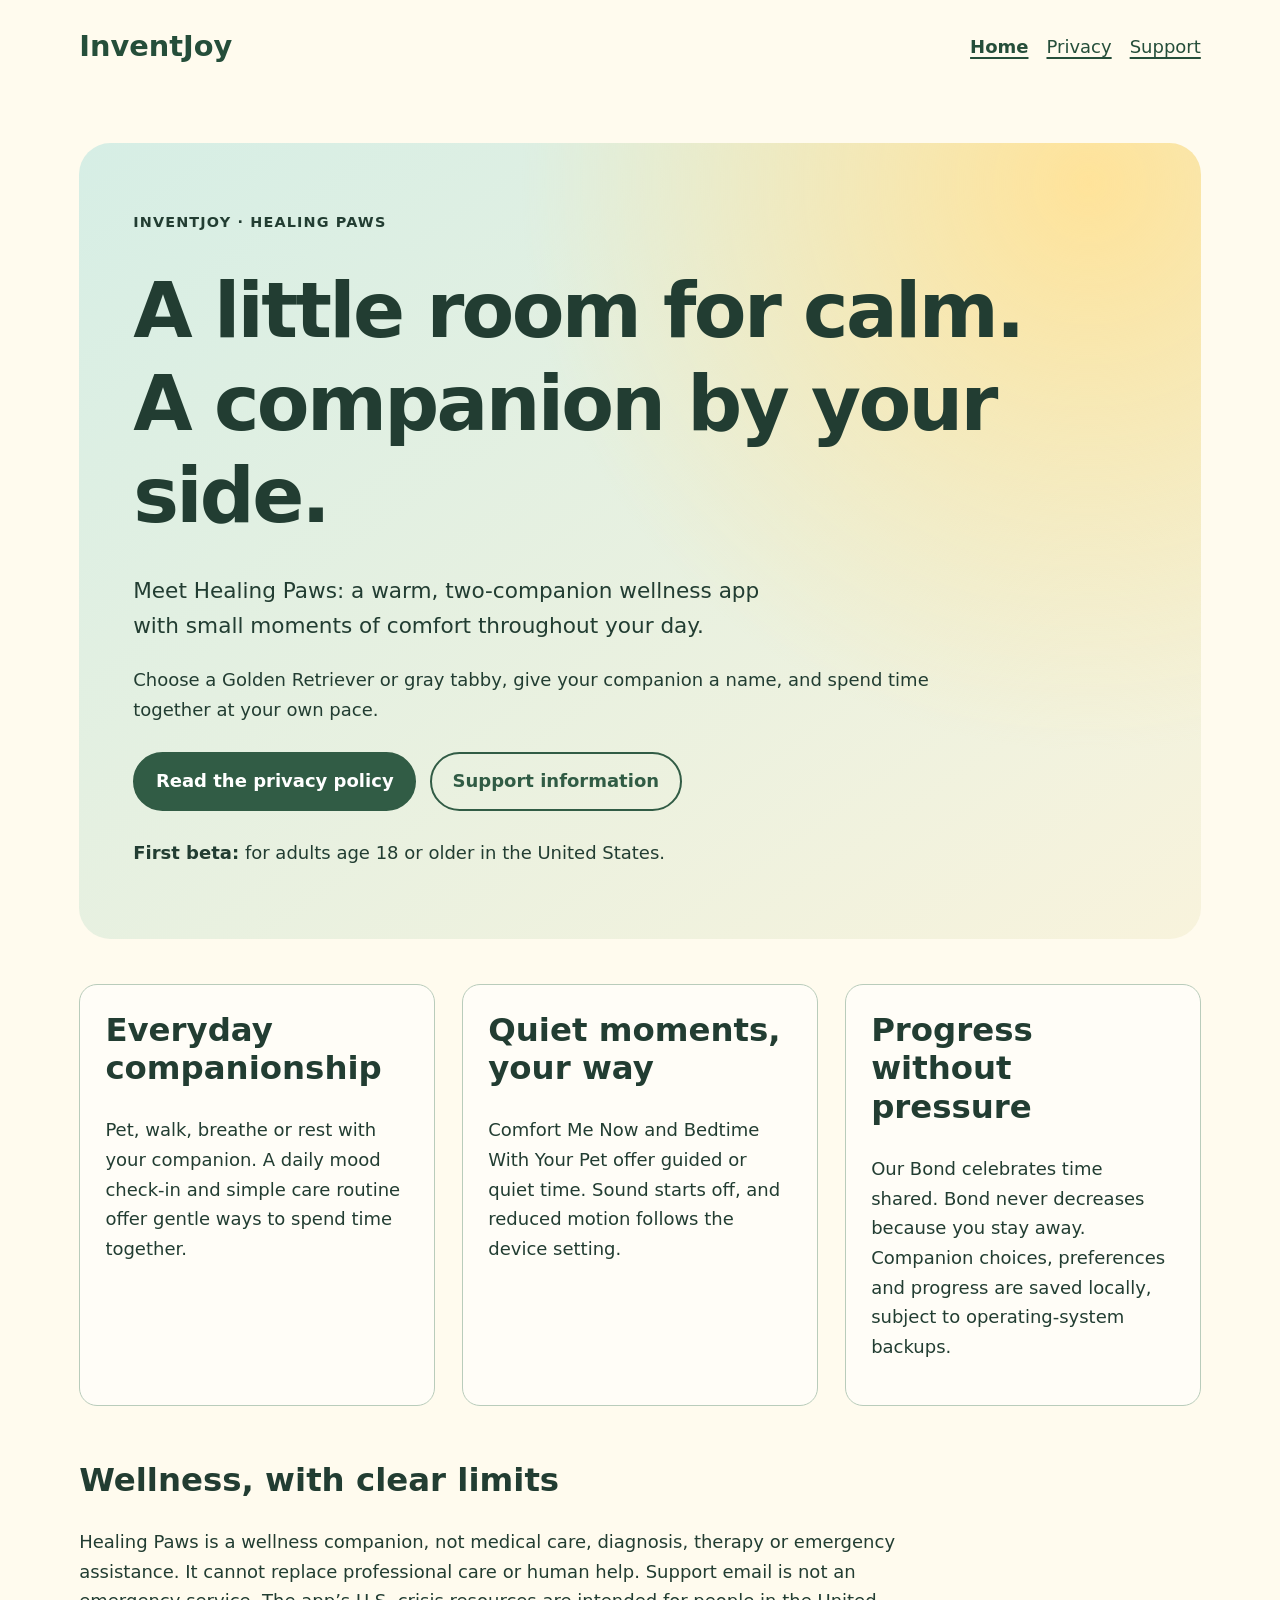
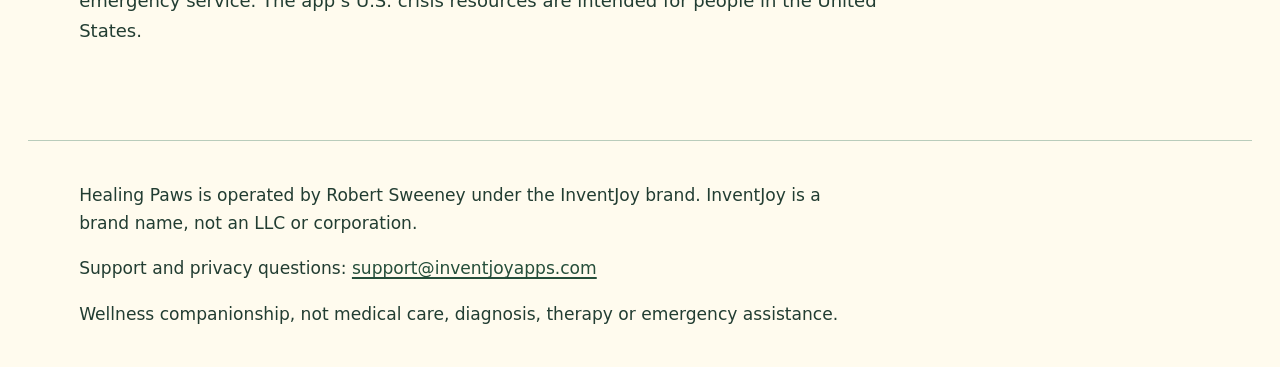
<file: index.html>
<!doctype html>
<html lang="en">
<head>
<meta charset="utf-8">
<meta name="viewport" content="width=device-width, initial-scale=1">
<meta name="description" content="InventJoy introduces Healing Paws, a two-companion wellness app for gentle moments of calm.">
<title>A little room for calm | InventJoy</title>
<link rel="canonical" href="https://inventjoyapps.com/">
<link rel="stylesheet" href="styles.css">
<meta name="theme-color" content="#315c45">
<link rel="icon" href="favicon.ico" sizes="16x16 32x32 64x64">
<link rel="icon" href="favicon.svg" type="image/svg+xml" sizes="any">
</head>
<body>
<a class="skip" href="#main">Skip to content</a>
<header><a class="brand" href="index.html">InventJoy</a><nav aria-label="Main navigation"><a href="index.html" aria-current="page">Home</a><a href="healing-paws/privacy.html">Privacy</a><a href="support.html">Support</a></nav></header>
<main id="main" tabindex="-1">
<section class="hero" aria-labelledby="intro">
<p class="eyebrow">InventJoy · Healing Paws</p>
<h1 id="intro">A little room for calm.<br>A companion by your side.</h1>
<p class="lead">Meet Healing Paws: a warm, two-companion wellness app with small moments of comfort throughout your day.</p>
<p>Choose a Golden Retriever or gray tabby, give your companion a name, and spend time together at your own pace.</p>
<div class="links"><a class="button" href="healing-paws/privacy.html">Read the privacy policy</a><a class="button secondary" href="support.html">Support information</a></div>
<p><strong>First beta:</strong> for adults age 18 or older in the United States.</p>
</section>
<div class="columns">
<section class="panel"><h2>Everyday companionship</h2><p>Pet, walk, breathe or rest with your companion. A daily mood check-in and simple care routine offer gentle ways to spend time together.</p></section>
<section class="panel"><h2>Quiet moments, your way</h2><p>Comfort Me Now and Bedtime With Your Pet offer guided or quiet time. Sound starts off, and reduced motion follows the device setting.</p></section>
<section class="panel"><h2>Progress without pressure</h2><p>Our Bond celebrates time shared. Bond never decreases because you stay away. Companion choices, preferences and progress are saved locally, subject to operating-system backups.</p></section>
</div>
<section><h2>Wellness, with clear limits</h2><p>Healing Paws is a wellness companion, not medical care, diagnosis, therapy or emergency assistance. It cannot replace professional care or human help. Support email is not an emergency service. The app’s U.S. crisis resources are intended for people in the United States.</p></section>
</main>
<footer><p>Healing Paws is operated by Robert Sweeney under the InventJoy brand. InventJoy is a brand name, not an LLC or corporation.</p><p>Support and privacy questions: <a href="mailto:support@inventjoyapps.com?subject=Healing%20Paws%20Support">support@inventjoyapps.com</a></p><p>Wellness companionship, not medical care, diagnosis, therapy or emergency assistance.</p></footer>
</body>
</html>
</file>
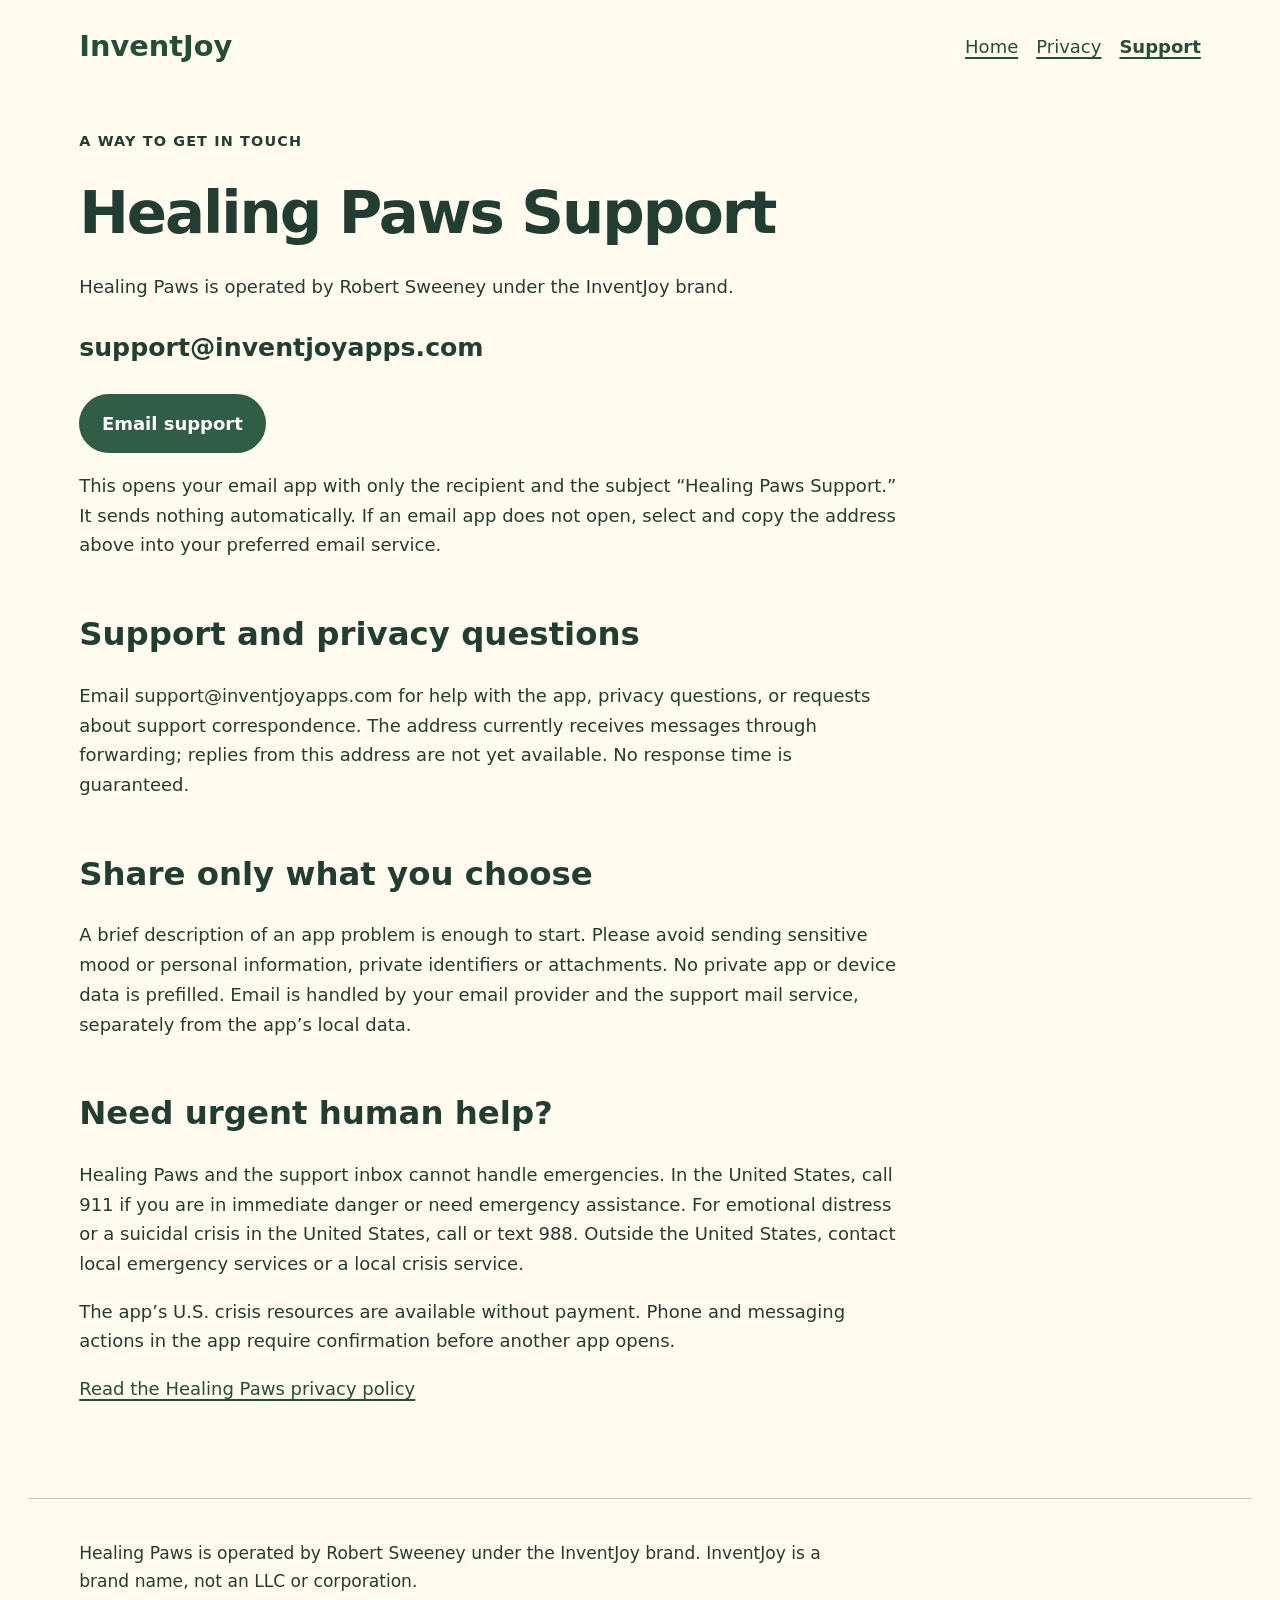
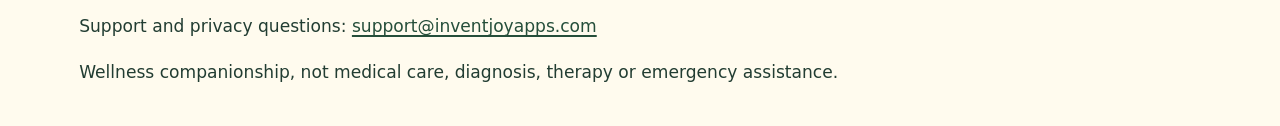
<file: support.html>
<!doctype html>
<html lang="en">
<head>
<meta charset="utf-8">
<meta name="viewport" content="width=device-width, initial-scale=1">
<meta name="description" content="Contact Robert Sweeney under the InventJoy brand for Healing Paws support and privacy questions.">
<title>Healing Paws Support | InventJoy</title>
<link rel="canonical" href="https://inventjoyapps.com/support.html">
<link rel="stylesheet" href="styles.css">
<meta name="theme-color" content="#315c45">
<link rel="icon" href="favicon.ico" sizes="16x16 32x32 64x64">
<link rel="icon" href="favicon.svg" type="image/svg+xml" sizes="any">
</head>
<body>
<a class="skip" href="#main">Skip to content</a>
<header><a class="brand" href="index.html">InventJoy</a><nav aria-label="Main navigation"><a href="index.html">Home</a><a href="healing-paws/privacy.html">Privacy</a><a href="support.html" aria-current="page">Support</a></nav></header>
<main id="main" tabindex="-1">
<article><p class="eyebrow">A way to get in touch</p><h1>Healing Paws Support</h1>
<p>Healing Paws is operated by Robert Sweeney under the InventJoy brand.</p>
<p class="address">support@inventjoyapps.com</p>
<p><a class="button" href="mailto:support@inventjoyapps.com?subject=Healing%20Paws%20Support">Email support</a></p>
<p>This opens your email app with only the recipient and the subject “Healing Paws Support.” It sends nothing automatically. If an email app does not open, select and copy the address above into your preferred email service.</p>
<h2>Support and privacy questions</h2><p>Email support@inventjoyapps.com for help with the app, privacy questions, or requests about support correspondence. The address currently receives messages through forwarding; replies from this address are not yet available. No response time is guaranteed.</p>
<h2>Share only what you choose</h2><p>A brief description of an app problem is enough to start. Please avoid sending sensitive mood or personal information, private identifiers or attachments. No private app or device data is prefilled. Email is handled by your email provider and the support mail service, separately from the app’s local data.</p>
<h2>Need urgent human help?</h2><p>Healing Paws and the support inbox cannot handle emergencies. In the United States, call 911 if you are in immediate danger or need emergency assistance. For emotional distress or a suicidal crisis in the United States, call or text 988. Outside the United States, contact local emergency services or a local crisis service.</p><p>The app’s U.S. crisis resources are available without payment. Phone and messaging actions in the app require confirmation before another app opens.</p>
<p><a href="healing-paws/privacy.html">Read the Healing Paws privacy policy</a></p></article>
</main>
<footer><p>Healing Paws is operated by Robert Sweeney under the InventJoy brand. InventJoy is a brand name, not an LLC or corporation.</p><p>Support and privacy questions: <a href="mailto:support@inventjoyapps.com?subject=Healing%20Paws%20Support">support@inventjoyapps.com</a></p><p>Wellness companionship, not medical care, diagnosis, therapy or emergency assistance.</p></footer>
</body>
</html>
</file>
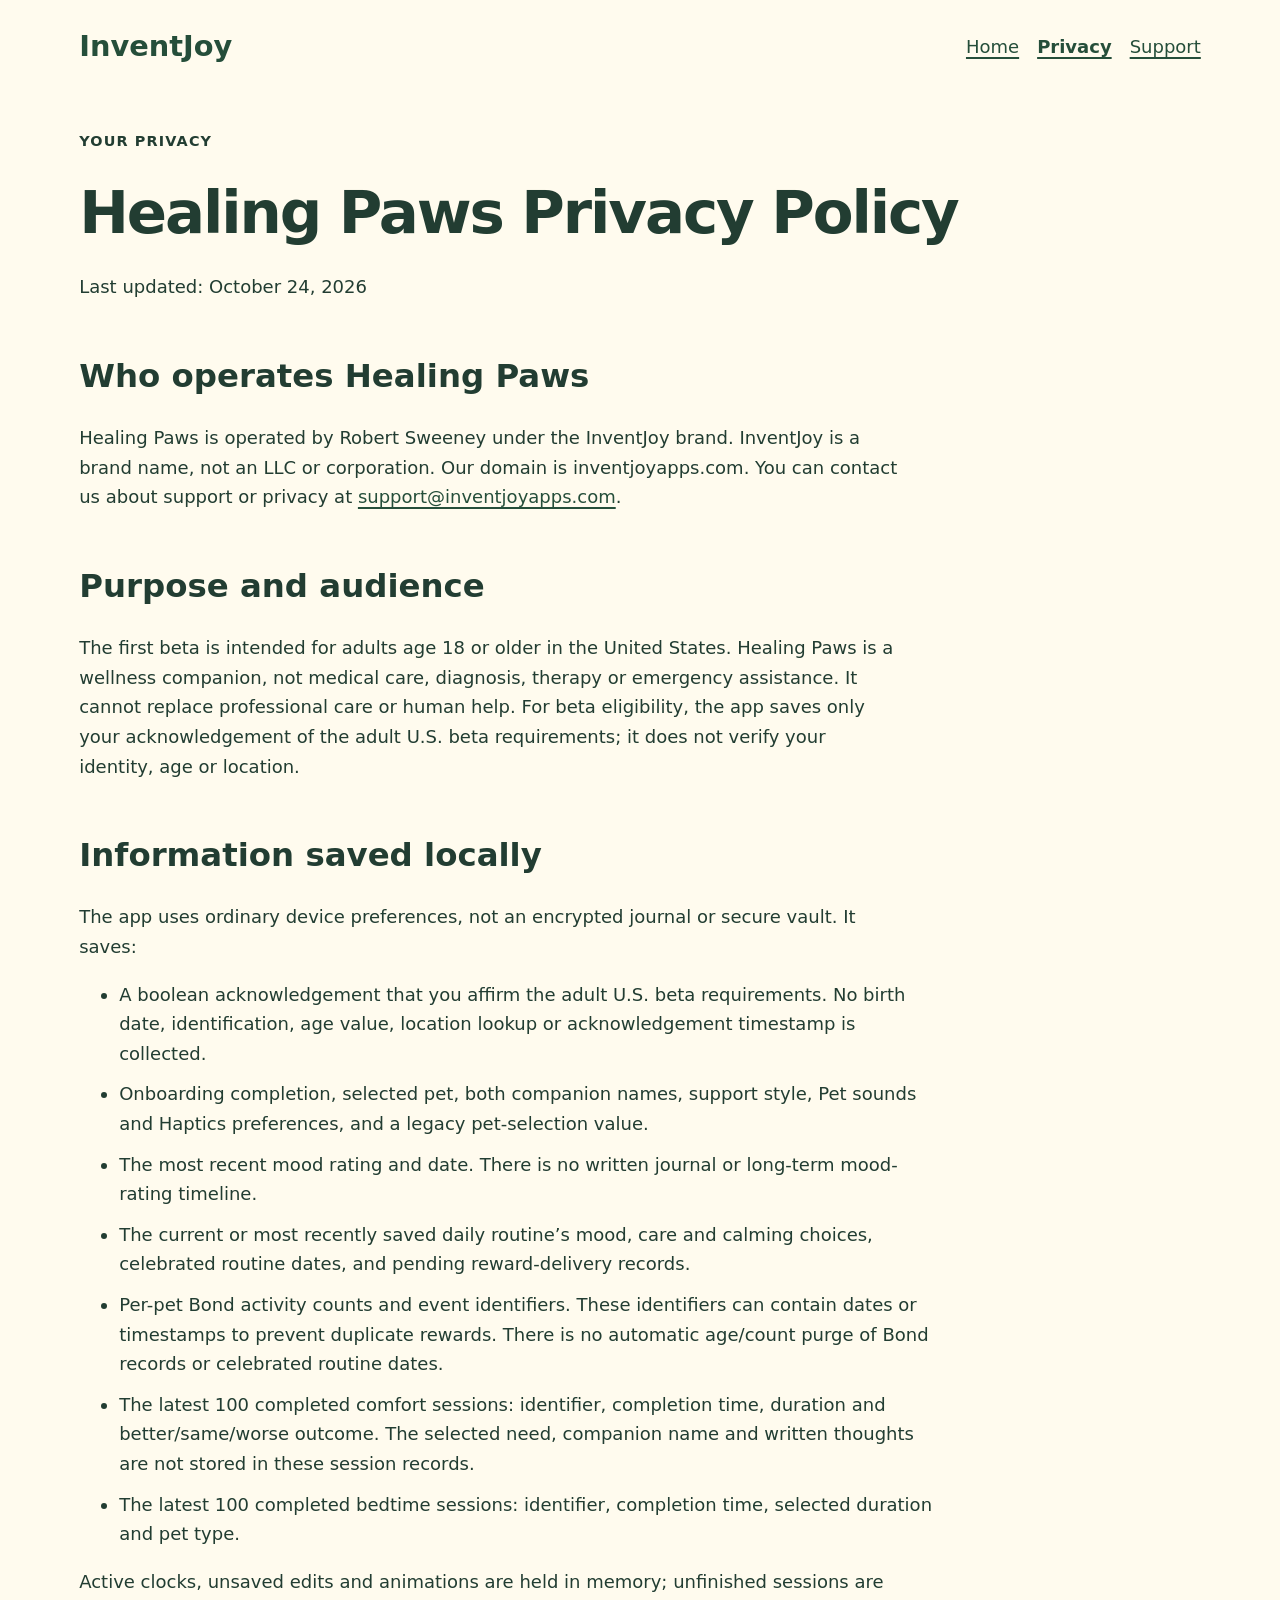
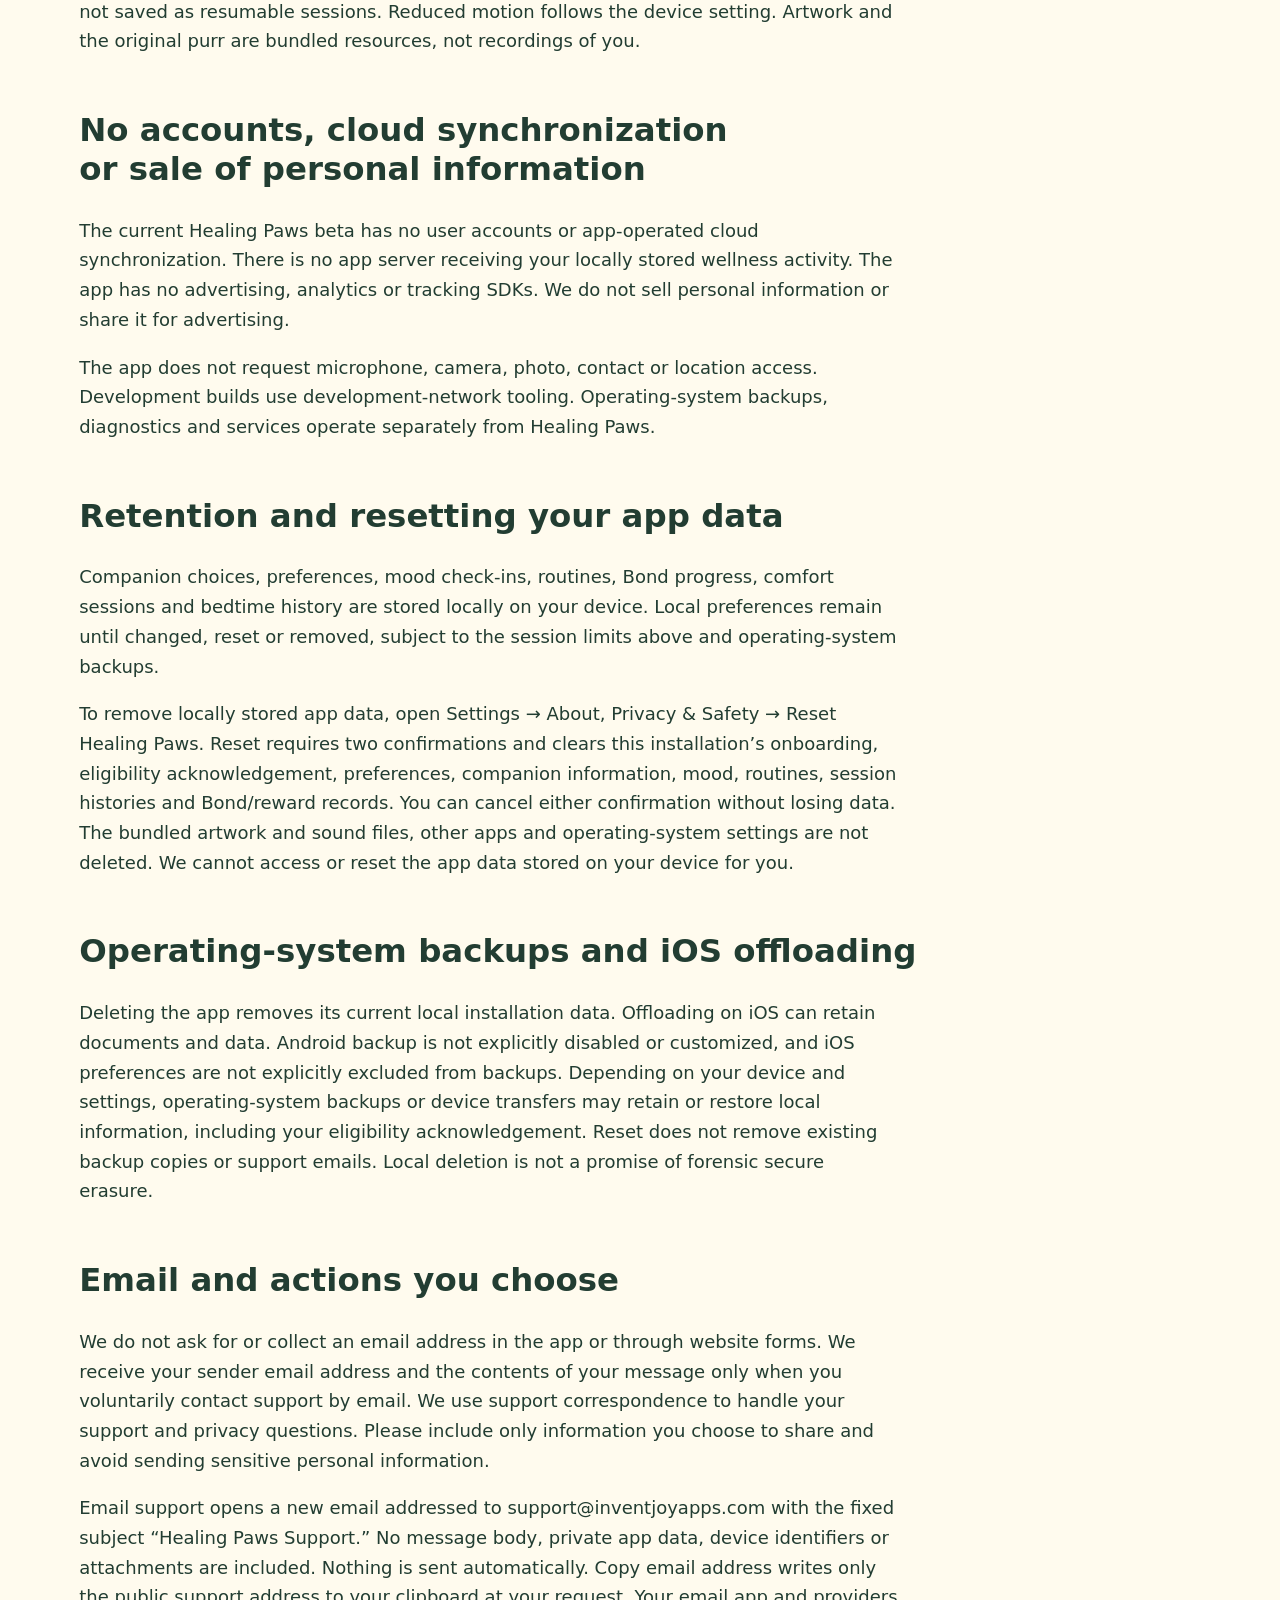
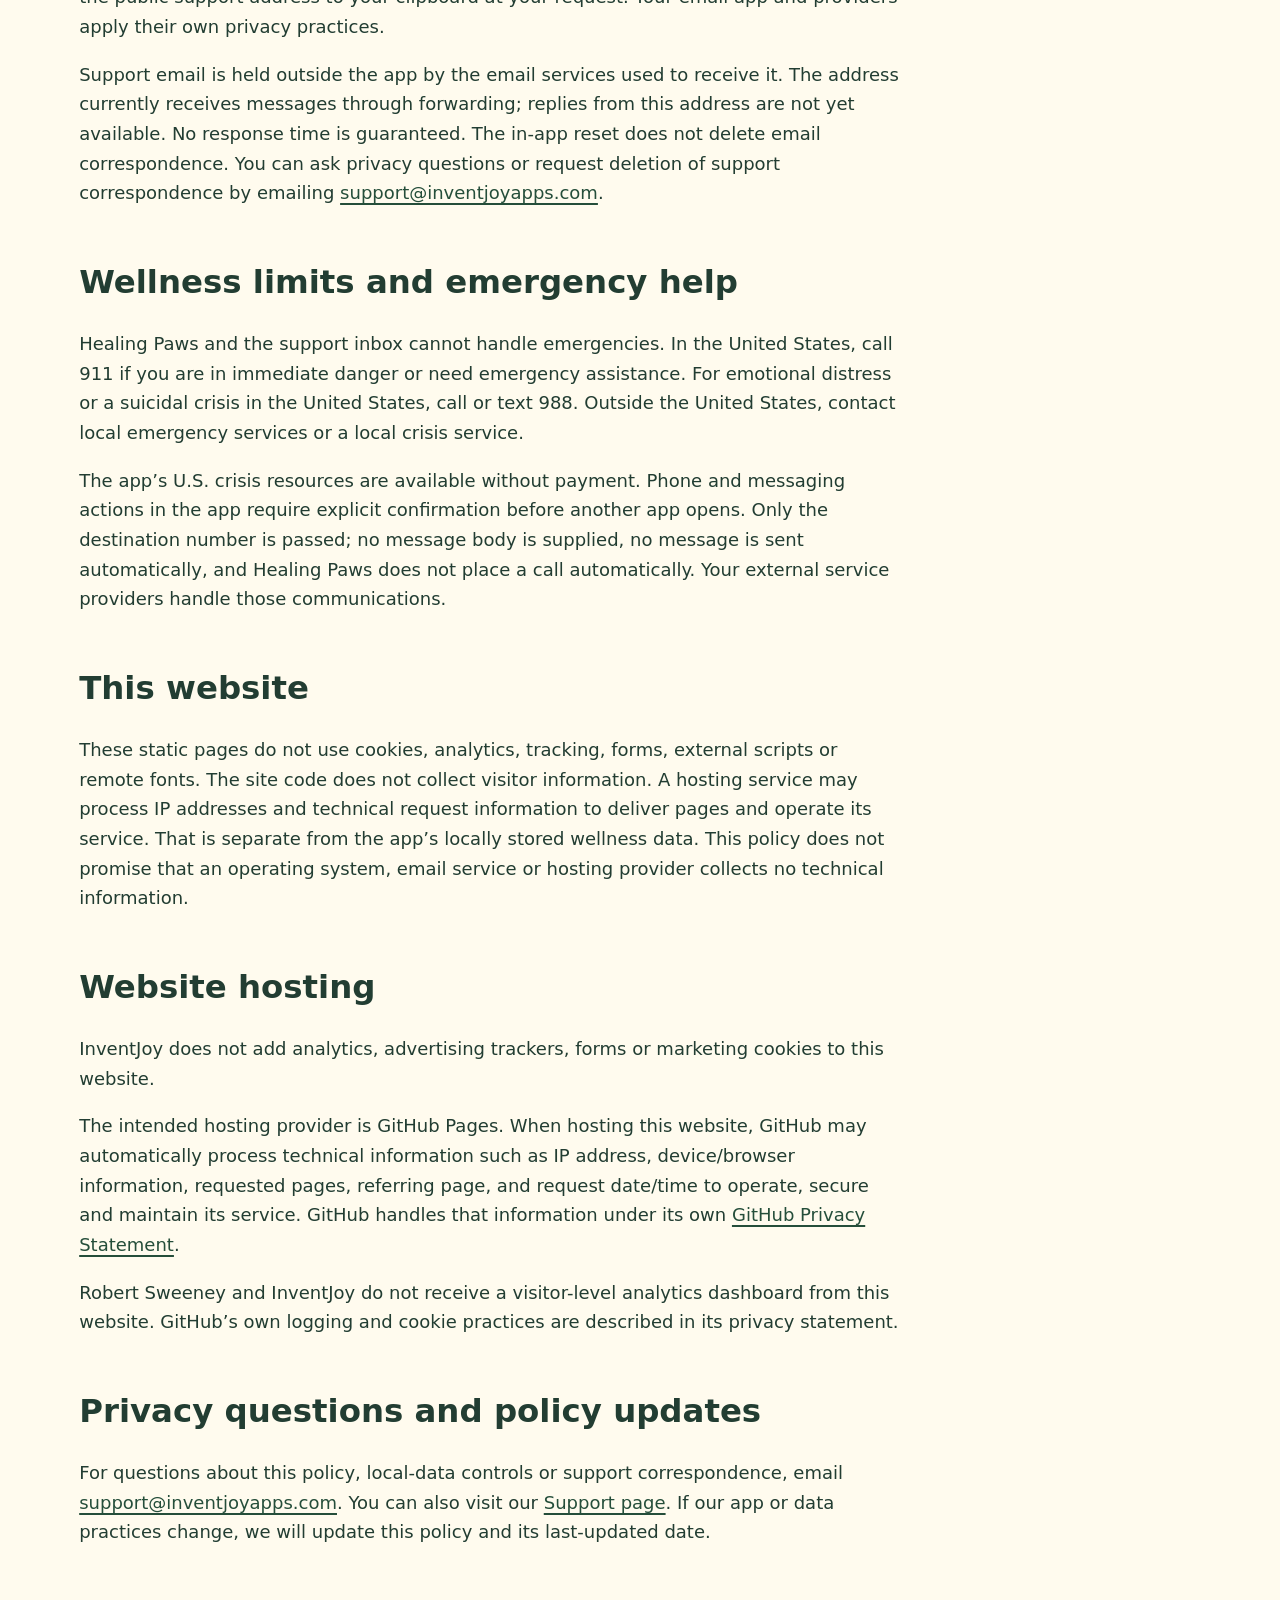
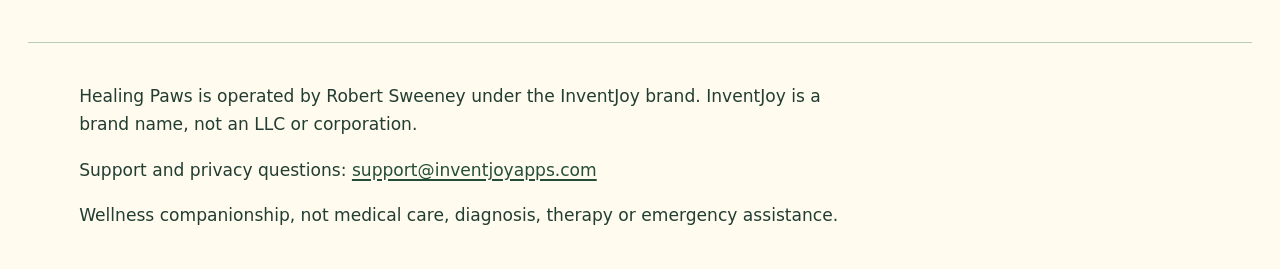
<file: healing-paws/privacy.html>
<!doctype html>
<html lang="en">
<head>
<meta charset="utf-8">
<meta name="viewport" content="width=device-width, initial-scale=1">
<meta name="description" content="How Healing Paws stores app data locally, handles voluntary support email, and supports your privacy choices.">
<title>Healing Paws Privacy Policy | InventJoy</title>
<link rel="canonical" href="https://inventjoyapps.com/healing-paws/privacy.html">
<link rel="stylesheet" href="../styles.css">
<meta name="theme-color" content="#315c45">
<link rel="icon" href="../favicon.ico" sizes="16x16 32x32 64x64">
<link rel="icon" href="../favicon.svg" type="image/svg+xml" sizes="any">
</head>
<body>
<a class="skip" href="#main">Skip to content</a>
<header><a class="brand" href="../index.html">InventJoy</a><nav aria-label="Main navigation"><a href="../index.html">Home</a><a href="../healing-paws/privacy.html" aria-current="page">Privacy</a><a href="../support.html">Support</a></nav></header>
<main id="main" tabindex="-1">
<article><p class="eyebrow">Your privacy</p><h1>Healing Paws Privacy Policy</h1>
<p>Last updated: October 24, 2026</p>
<h2>Who operates Healing Paws</h2><p>Healing Paws is operated by Robert Sweeney under the InventJoy brand. InventJoy is a brand name, not an LLC or corporation. Our domain is inventjoyapps.com. You can contact us about support or privacy at <a href="mailto:support@inventjoyapps.com?subject=Healing%20Paws%20Support">support@inventjoyapps.com</a>.</p>
<h2>Purpose and audience</h2><p>The first beta is intended for adults age 18 or older in the United States. Healing Paws is a wellness companion, not medical care, diagnosis, therapy or emergency assistance. It cannot replace professional care or human help. For beta eligibility, the app saves only your acknowledgement of the adult U.S. beta requirements; it does not verify your identity, age or location.</p>
<h2>Information saved locally</h2><p>The app uses ordinary device preferences, not an encrypted journal or secure vault. It saves:</p>
<ul>
<li>A boolean acknowledgement that you affirm the adult U.S. beta requirements. No birth date, identification, age value, location lookup or acknowledgement timestamp is collected.</li>
<li>Onboarding completion, selected pet, both companion names, support style, Pet sounds and Haptics preferences, and a legacy pet-selection value.</li>
<li>The most recent mood rating and date. There is no written journal or long-term mood-rating timeline.</li>
<li>The current or most recently saved daily routine’s mood, care and calming choices, celebrated routine dates, and pending reward-delivery records.</li>
<li>Per-pet Bond activity counts and event identifiers. These identifiers can contain dates or timestamps to prevent duplicate rewards. There is no automatic age/count purge of Bond records or celebrated routine dates.</li>
<li>The latest 100 completed comfort sessions: identifier, completion time, duration and better/same/worse outcome. The selected need, companion name and written thoughts are not stored in these session records.</li>
<li>The latest 100 completed bedtime sessions: identifier, completion time, selected duration and pet type.</li>
</ul>
<p>Active clocks, unsaved edits and animations are held in memory; unfinished sessions are not saved as resumable sessions. Reduced motion follows the device setting. Artwork and the original purr are bundled resources, not recordings of you.</p>
<h2>No accounts, cloud synchronization or sale of personal information</h2><p>The current Healing Paws beta has no user accounts or app-operated cloud synchronization. There is no app server receiving your locally stored wellness activity. The app has no advertising, analytics or tracking SDKs. We do not sell personal information or share it for advertising.</p>
<p>The app does not request microphone, camera, photo, contact or location access. Development builds use development-network tooling. Operating-system backups, diagnostics and services operate separately from Healing Paws.</p>
<h2>Retention and resetting your app data</h2><p>Companion choices, preferences, mood check-ins, routines, Bond progress, comfort sessions and bedtime history are stored locally on your device. Local preferences remain until changed, reset or removed, subject to the session limits above and operating-system backups.</p>
<p>To remove locally stored app data, open Settings → About, Privacy &amp; Safety → Reset Healing Paws. Reset requires two confirmations and clears this installation’s onboarding, eligibility acknowledgement, preferences, companion information, mood, routines, session histories and Bond/reward records. You can cancel either confirmation without losing data. The bundled artwork and sound files, other apps and operating-system settings are not deleted. We cannot access or reset the app data stored on your device for you.</p>
<h2>Operating-system backups and iOS offloading</h2><p>Deleting the app removes its current local installation data. Offloading on iOS can retain documents and data. Android backup is not explicitly disabled or customized, and iOS preferences are not explicitly excluded from backups. Depending on your device and settings, operating-system backups or device transfers may retain or restore local information, including your eligibility acknowledgement. Reset does not remove existing backup copies or support emails. Local deletion is not a promise of forensic secure erasure.</p>
<h2>Email and actions you choose</h2><p>We do not ask for or collect an email address in the app or through website forms. We receive your sender email address and the contents of your message only when you voluntarily contact support by email. We use support correspondence to handle your support and privacy questions. Please include only information you choose to share and avoid sending sensitive personal information.</p>
<p>Email support opens a new email addressed to support@inventjoyapps.com with the fixed subject “Healing Paws Support.” No message body, private app data, device identifiers or attachments are included. Nothing is sent automatically. Copy email address writes only the public support address to your clipboard at your request. Your email app and providers apply their own privacy practices.</p>
<p>Support email is held outside the app by the email services used to receive it. The address currently receives messages through forwarding; replies from this address are not yet available. No response time is guaranteed. The in-app reset does not delete email correspondence. You can ask privacy questions or request deletion of support correspondence by emailing <a href="mailto:support@inventjoyapps.com?subject=Healing%20Paws%20Support">support@inventjoyapps.com</a>.</p>
<h2>Wellness limits and emergency help</h2>
<p>Healing Paws and the support inbox cannot handle emergencies. In the United States, call 911 if you are in immediate danger or need emergency assistance. For emotional distress or a suicidal crisis in the United States, call or text 988. Outside the United States, contact local emergency services or a local crisis service.</p><p>The app’s U.S. crisis resources are available without payment. Phone and messaging actions in the app require explicit confirmation before another app opens. Only the destination number is passed; no message body is supplied, no message is sent automatically, and Healing Paws does not place a call automatically. Your external service providers handle those communications.</p>
<h2>This website</h2><p>These static pages do not use cookies, analytics, tracking, forms, external scripts or remote fonts. The site code does not collect visitor information. A hosting service may process IP addresses and technical request information to deliver pages and operate its service. That is separate from the app’s locally stored wellness data. This policy does not promise that an operating system, email service or hosting provider collects no technical information.</p>
<h2>Website hosting</h2><p>InventJoy does not add analytics, advertising trackers, forms or marketing cookies to this website.</p>
<p>The intended hosting provider is GitHub Pages. When hosting this website, GitHub may automatically process technical information such as IP address, device/browser information, requested pages, referring page, and request date/time to operate, secure and maintain its service. GitHub handles that information under its own <a href="https://docs.github.com/en/site-policy/privacy-policies/github-general-privacy-statement">GitHub Privacy Statement</a>.</p>
<p>Robert Sweeney and InventJoy do not receive a visitor-level analytics dashboard from this website. GitHub’s own logging and cookie practices are described in its privacy statement.</p>
<h2>Privacy questions and policy updates</h2><p>For questions about this policy, local-data controls or support correspondence, email <a href="mailto:support@inventjoyapps.com?subject=Healing%20Paws%20Support">support@inventjoyapps.com</a>. You can also visit our <a href="../support.html">Support page</a>. If our app or data practices change, we will update this policy and its last-updated date.</p></article>
</main>
<footer><p>Healing Paws is operated by Robert Sweeney under the InventJoy brand. InventJoy is a brand name, not an LLC or corporation.</p><p>Support and privacy questions: <a href="mailto:support@inventjoyapps.com?subject=Healing%20Paws%20Support">support@inventjoyapps.com</a></p><p>Wellness companionship, not medical care, diagnosis, therapy or emergency assistance.</p></footer>
</body>
</html>
</file>
<file: styles.css>
:root { color-scheme: light; --ink:#223d32; --green:#315c45; --cream:#fffbee; --line:#b9ccbb; }
* { box-sizing:border-box; }
html { font:112.5%/1.65 system-ui,-apple-system,BlinkMacSystemFont,"Segoe UI",sans-serif; }
body { margin:0; color:var(--ink); background:var(--cream); }
a { color:#254e3a; text-decoration-thickness:.1em; text-underline-offset:.2em; overflow-wrap:anywhere; }
a:hover { text-decoration-thickness:.16em; }
:focus-visible { outline:3px solid #7a4119; outline-offset:5px; }
.skip { position:absolute; top:-10rem; left:1rem; background:white; padding:.7rem; z-index:2; }
.skip:focus { top:1rem; }
header,main,footer { width:min(68rem,100%); margin:auto; padding:1.25rem clamp(1rem,4vw,3rem); }
header { display:flex; flex-wrap:wrap; align-items:center; justify-content:space-between; gap:.75rem 2rem; }
.brand { font-weight:800; font-size:1.6rem; text-decoration:none; }
nav { display:flex; flex-wrap:wrap; gap:.25rem 1rem; }
nav a { display:inline-flex; align-items:center; min-height:48px; }
nav a[aria-current=page] { font-weight:750; }
.notice { background:#f2e8c9; border-block:1px solid #d4c59c; }
.notice p { width:min(68rem,100%); margin:0 auto; padding:.75rem clamp(1rem,4vw,3rem); font-size:.95rem; }
h1,h2,h3 { line-height:1.2; text-wrap:balance; }
h1 { font-size:clamp(2.2rem,6vw,4.4rem); letter-spacing:-.035em; margin:.4em 0; }
h2 { font-size:1.8rem; margin-top:1.7em; }
p,li,dd { max-width:72ch; overflow-wrap:anywhere; }
.hero { border-radius:1.75rem; padding:clamp(1.5rem,5vw,3rem); margin-block:1.5rem 2.5rem; background:radial-gradient(circle at 90% 5%,#ffe39a 0,transparent 45%),linear-gradient(145deg,#d6eee5,#f8f3dc); }
.eyebrow { font-weight:750; letter-spacing:.08em; text-transform:uppercase; font-size:.8rem; }
.lead { font-size:1.2rem; max-width:48ch; }
.links { display:flex; flex-wrap:wrap; gap:.75rem; margin-block:1.5rem; }
.button { display:inline-flex; align-items:center; justify-content:center; padding:.7rem 1.15rem; min-height:48px; border:2px solid var(--green); border-radius:2rem; background:var(--green); color:white; font-weight:650; text-decoration:none; }
.button.secondary { color:var(--green); background:transparent; }
.columns { display:grid; grid-template-columns:repeat(auto-fit,minmax(min(100%,18rem),1fr)); gap:1.5rem; }
.panel { padding:1.4rem; border:1px solid var(--line); border-radius:1rem; background:#fffdf7; }
.panel h2 { margin-top:0; }
article { max-width:52rem; }
article h1 { font-size:clamp(2rem,5vw,3.3rem); }
li { margin-bottom:.6rem; }
footer { border-top:1px solid var(--line); margin-top:3rem; font-size:.95rem; }
.address { font-size:clamp(1rem,3vw,1.4rem); font-weight:700; user-select:all; }
@media (prefers-reduced-motion:reduce) { *,*::before,*::after { scroll-behavior:auto !important; } }
@media (forced-colors:active) { .hero,.panel,.notice { border:1px solid CanvasText; } }
</file>
